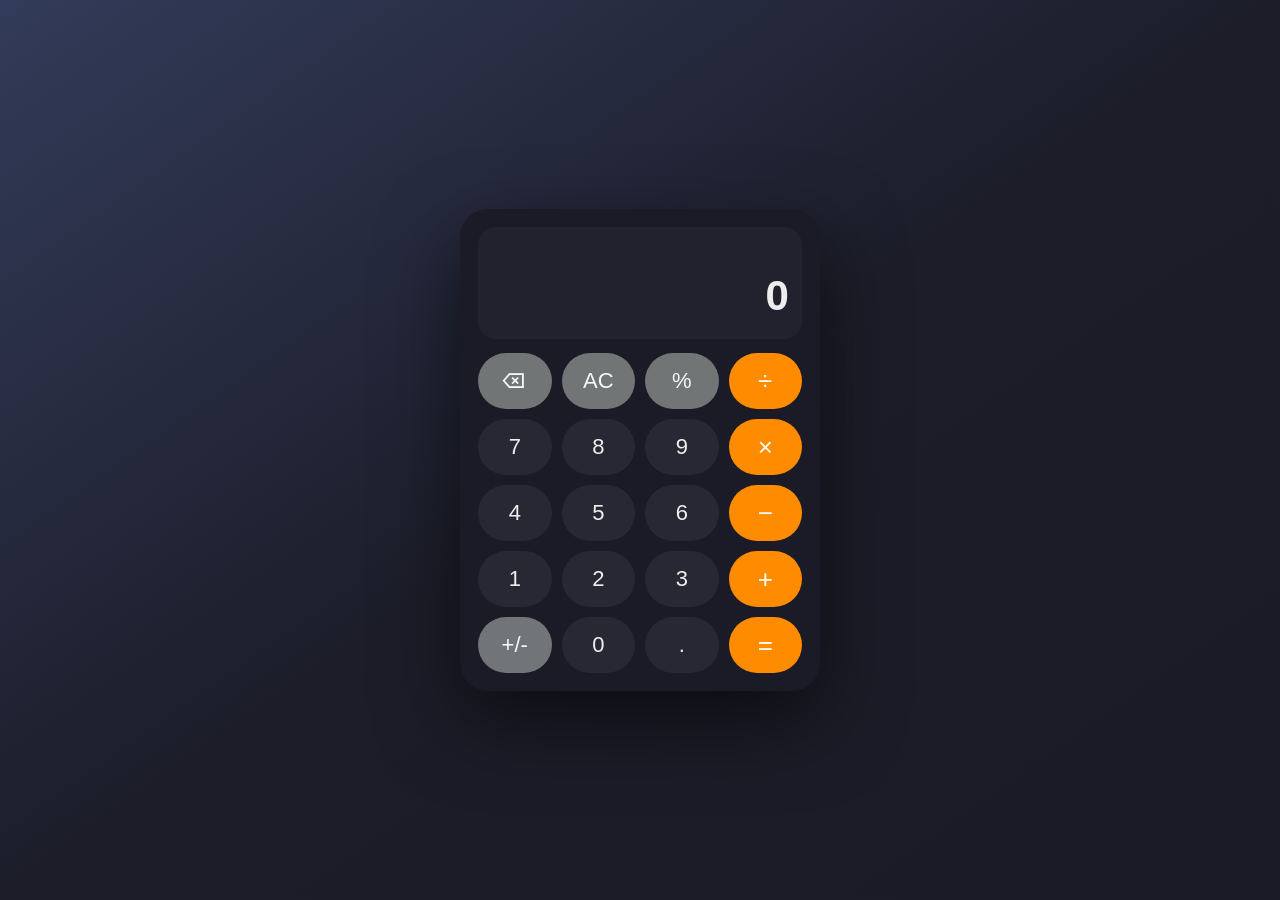
<file: index.html>
<!doctype html>
<html lang="zh-CN">
  <head>
    <meta charset="UTF-8" />
    <meta name="viewport" content="width=device-width, initial-scale=1.0" />
    <title>极简计算器</title>
    <link rel="stylesheet" href="./style.css" />
    <link rel="stylesheet" href="./iconfont/iconfont.css" />
  </head>

  <body>
    <main class="page">
      <section class="calculator" aria-label="计算器">
        <div class="display" aria-live="polite">
          <div class="display__history" data-history></div>
          <div class="display__value" data-display>0</div>
        </div>

        <div class="keypad" aria-label="按键区域" data-keypad>
          <div class="row">
            <button
              class="btn operator"
              type="button"
              aria-label="退格"
              data-action="backspace"
            >
              <i class="iconfont icon-huitui"></i>
            </button>
            <button class="btn operator" type="button" data-action="ac">
              AC
            </button>
            <button class="btn operator" type="button" data-action="percent">%</button>
            <button
              class="btn btn--op"
              type="button"
              data-action="op"
              data-op="/"
            >
              ÷
            </button>
          </div>

          <div class="row">
            <button
              class="btn"
              type="button"
              data-action="digit"
              data-digit="7"
            >
              7
            </button>
            <button
              class="btn"
              type="button"
              data-action="digit"
              data-digit="8"
            >
              8
            </button>
            <button
              class="btn"
              type="button"
              data-action="digit"
              data-digit="9"
            >
              9
            </button>
            <button
              class="btn btn--op"
              type="button"
              data-action="op"
              data-op="*"
            >
              ×
            </button>
          </div>

          <div class="row">
            <button
              class="btn"
              type="button"
              data-action="digit"
              data-digit="4"
            >
              4
            </button>
            <button
              class="btn"
              type="button"
              data-action="digit"
              data-digit="5"
            >
              5
            </button>
            <button
              class="btn"
              type="button"
              data-action="digit"
              data-digit="6"
            >
              6
            </button>
            <button
              class="btn btn--op"
              type="button"
              data-action="op"
              data-op="-"
            >
              −
            </button>
          </div>

          <div class="row">
            <button
              class="btn"
              type="button"
              data-action="digit"
              data-digit="1"
            >
              1
            </button>
            <button
              class="btn"
              type="button"
              data-action="digit"
              data-digit="2"
            >
              2
            </button>
            <button
              class="btn"
              type="button"
              data-action="digit"
              data-digit="3"
            >
              3
            </button>
            <button
              class="btn btn--op"
              type="button"
              data-action="op"
              data-op="+"
            >
              +
            </button>
          </div>

          <div class="row">
            <button class="btn btn--action" type="button" data-action="neg">
              +/-
            </button>
            <button
              class="btn"
              type="button"
              data-action="digit"
              data-digit="0"
            >
              0
            </button>
            <button class="btn" type="button" data-action="decimal">.</button>
            <button class="btn btn--eq" type="button" data-action="equals">
              =
            </button>
          </div>
        </div>
      </section>
    </main>

    <script src="./script.js"></script>
  </body>
</html>
</file>
<file: style.css>
* {
  box-sizing: border-box;
}

:root {
  --bg: #323b59;
  --panel: #0a0a0a;
  --text: rgba(255, 255, 255, 0.92);
  --muted: rgba(255, 255, 255, 0.45);
  --btn: rgba(255, 255, 255, 0.06);
  --btn-hover: rgba(255, 255, 255, 0.1);
  --op: #ff9f0a;
  --op-pressed: #ffb347;
  --check-bgc: #717577;
  --check-col: #f8f8f8;
  --operator: #717576;
  --operator-text: #f6f7f7;
  /* 每一行最后一个按键（统一右列） */
  --row-last-bg: #ff8b00;
  --row-last-bg-hover: #ffa100;
  --row-last-color: #fffaf1;
}

body {
  margin: 0;
  font-family:
    -apple-system, BlinkMacSystemFont, "SF Pro Display", "Helvetica Neue",
    Arial, "Noto Sans", "PingFang SC", "Hiragino Sans GB", "Microsoft YaHei",
    sans-serif;
  background: linear-gradient(to top left, #1a1b26, #1c1d29, var(--bg));
  color: var(--text);
  min-height: 100vh;
  display: flex;
  align-items: center;
  justify-content: center;
  padding: 24px;
}

.page {
  width: 100%;
  display: flex;
  justify-content: center;
}

.calculator {
  width: min(360px, 92vw);
  background: #1a1b26;
  border-radius: 28px;
  padding: 18px;
  box-shadow: 0 30px 80px rgba(0, 0, 0, 0.55);
}

.display {
  background: rgba(255, 255, 255, 0.03);
  border-radius: 18px;
  padding: 18px 14px;
  margin-bottom: 14px;
  height: 112px;
  display: flex;
  flex-direction: column;
  align-items: flex-end;
  justify-content: flex-end;
  gap: 6px;
  overflow: hidden;
}


.display__history {
  width: 100%;
  min-width: 0;
  height: 20px;
  line-height: 20px;
  font-size: 14px;
  color: var(--muted);
  text-align: right;
  overflow: hidden;
  white-space: nowrap;
  text-overflow: clip;
}

.display__value {
  position: relative;
  width: 100%;
  min-width: 0;
  height: 52px;
  line-height: 52px;
  text-align: right;
  font-weight: 600;
  font-size: 42px;
  letter-spacing: -0.02em;
  overflow: hidden;
  white-space: nowrap;
  text-overflow: clip;
}

.display__value--overflow::before {
  content: "";
  position: absolute;
  left: 0;
  top: 0;
  bottom: 0;
  width: 64px;
  pointer-events: none;
  /* 左侧渐隐遮罩：更接近 iOS 溢出视觉 */
  background: linear-gradient(
    to right,
    rgba(26, 27, 38, 0.98) 0%,
    rgba(26, 27, 38, 0.78) 40%,
    rgba(26, 27, 38, 0.0) 100%
  );
}

.display__value--overflow {
  /* 左侧层叠感：溢出时给字符叠加轻微多层阴影 */
  text-shadow:
    -1px 0 0 rgba(255, 255, 255, 0.18),
    -2px 0 0 rgba(255, 255, 255, 0.1),
    -4px 0 8px rgba(0, 0, 0, 0.35);
}

.keypad {
  display: flex;
  flex-direction: column;
  gap: 10px;
}

.row {
  display: flex;
  gap: 10px;
}

.btn {
  flex: 1;
  height: 56px;
  border: 0;
  border-radius: 999px;
  background: var(--btn);
  color: var(--text);
  font-size: 22px;
  font-weight: 500;
  cursor: pointer;
  display: flex;
  align-items: center;
  justify-content: center;
  user-select: none;
  /* 背景色和文字颜色过渡，按住按钮会有下压效果 */
  transition:
    background 120ms ease,
    transform 80ms ease,
    color 120ms ease;
}
.btn .iconfont.icon-huitui {
  font-size: 22px;
  line-height: 1;
  transform: translateX(-2px);
}

.btn:hover {
  background: var(--btn-hover);
}

.btn:active {
  transform: translateY(-1px);
}

.btn.operator {
  background: var(--operator);
  color: var(--operator-text);
}

.btn.operator:hover {
  background: #636667;
}

.btn--action {
  color: var(--check-col);
  background: var(--check-bgc);
}

.btn--ghost {
  background: transparent;
  opacity: 0;
  cursor: default;
}

/* 每个 .row 里最后一个 .btn（÷、×、−、+、= 等）背景与文字统一；需写在 .btn--op 之后以保证覆盖原修饰类 */
.row > .btn:last-child {
  background: var(--row-last-bg);
  color: var(--row-last-color);
  font-size: 26px;
}

.row > .btn:last-child:hover {
  background: var(--row-last-bg-hover);
}

/* 保留类名供语义/脚本使用；外观由上一段「每行最后一个」统一控制 */
.btn--op {
  color: var(--row-last-color);
}

.btn--eq {
  color: var(--row-last-color);
}

@media (max-width: 380px) {
.display__value {
    font-size: 36px;
  }

  .btn {
    height: 52px;
    font-size: 20px;
  }
}
</file>
<file: iconfont/iconfont.css>
@font-face {
  font-family: "iconfont"; /* Project id  */
  src: url('iconfont.ttf?t=1774084957503') format('truetype');
}

.iconfont {
  font-family: "iconfont" !important;
  font-size: 16px;
  font-style: normal;
  -webkit-font-smoothing: antialiased;
  -moz-osx-font-smoothing: grayscale;
}

.icon-huitui:before {
  content: "\e7fb";
}
</file>
